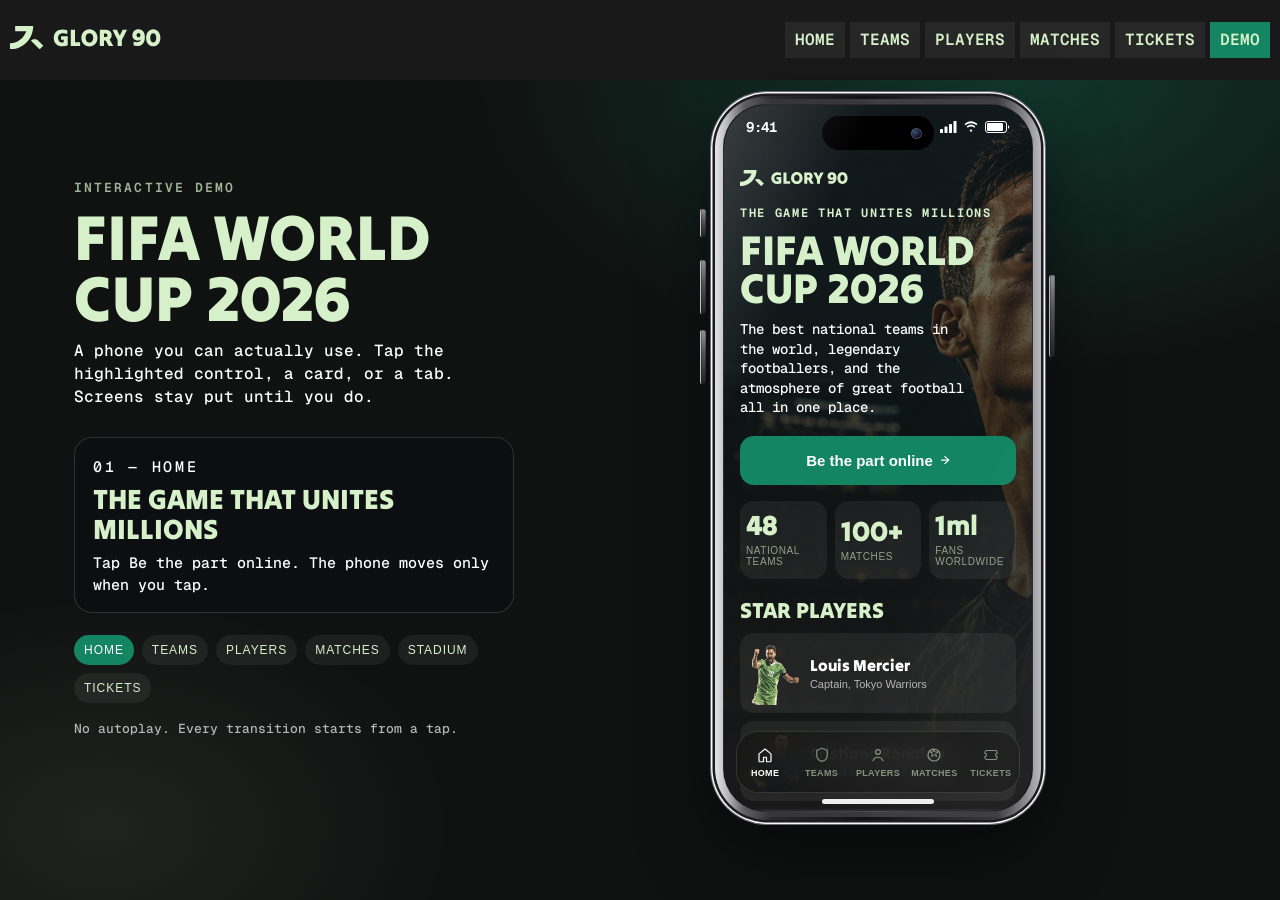
<file: demo.html>
<!doctype html>
<html lang="en">
  <head>
    <meta charset="UTF-8" />
    <meta name="viewport" content="width=device-width, initial-scale=1.0" />
    <title>FIFA 2026 — Interactive Demo</title>
    <link rel="preconnect" href="https://fonts.googleapis.com" />
    <link rel="preconnect" href="https://fonts.gstatic.com" crossorigin />
    <link
      href="https://fonts.googleapis.com/css2?family=Geist+Mono:ital,wght@0,100..900;1,100..900&family=Tilt+Warp&display=swap"
      rel="stylesheet"
    />
    <link rel="stylesheet" href="css/reset.css" />
    <link rel="stylesheet" href="css/style.css" />
    <link rel="stylesheet" href="css/demo.css" />
  </head>
  <body class="demo-body">
    <header class="header">
      <div class="container">
        <div class="header__inner">
          <a class="logo" href="index.html">
            <img class="logo-img" src="images/logo.svg" alt="FIFA" />
          </a>
          <nav class="menu" aria-label="Primary">
            <ul class="header__list">
              <li class="header__item">
                <a class="header__link" href="index.html">Home</a>
              </li>
              <li class="header__item">
                <a class="header__link" href="#teams" data-nav="teams">Teams</a>
              </li>
              <li class="header__item">
                <a class="header__link" href="#players" data-nav="players">Players</a>
              </li>
              <li class="header__item">
                <a class="header__link" href="#matches" data-nav="matches">Matches</a>
              </li>
              <li class="header__item">
                <a class="header__link" href="#tickets" data-nav="tickets">Tickets</a>
              </li>
              <li class="header__item">
                <a class="header__link header__link--current" href="demo.html" aria-current="page">Demo</a>
              </li>
            </ul>
          </nav>
        </div>
      </div>
    </header>
    <main class="demo-main">
      <section class="coach" aria-live="polite">
        <p class="coach__kicker">Interactive demo</p>
        <h1 class="coach__title">FIFA World Cup 2026</h1>
        <p class="coach__lead">
          A phone you can actually use. Tap the highlighted control, a card, or
          a tab. Screens stay put until you do.
        </p>
        <div class="coach__card">
          <p class="coach__step" id="coach-step">01 — Home</p>
          <h2 id="coach-title">The game that unites millions</h2>
          <p id="coach-body">
            Tap Be the part online. The phone moves only when you tap.
          </p>
        </div>
        <div class="chapters" role="tablist" aria-label="Demo chapters">
          <button type="button" data-chapter="home">Home</button>
          <button type="button" data-chapter="teams">Teams</button>
          <button type="button" data-chapter="players">Players</button>
          <button type="button" data-chapter="matches">Matches</button>
          <button type="button" data-chapter="match">Stadium</button>
          <button type="button" data-chapter="tickets">Tickets</button>
        </div>
        <p class="coach__note">No autoplay. Every transition starts from a tap.</p>
      </section>

      <div class="stage">
        <div class="device" aria-label="FIFA 2026 on iPhone">
          <span class="device__btn device__btn--silent" aria-hidden="true"></span>
          <span class="device__btn device__btn--vol-up" aria-hidden="true"></span>
          <span class="device__btn device__btn--vol-down" aria-hidden="true"></span>
          <span class="device__btn device__btn--power" aria-hidden="true"></span>
          <div class="device__shell">
            <div class="device__screen">
              <div class="status" aria-hidden="true">
                <span>9:41</span>
                <span class="status__icons">
                  <svg width="17" height="12" viewBox="0 0 17 12" fill="none">
                    <rect x="0" y="8" width="3" height="4" rx="0.6" fill="white" />
                    <rect x="4.5" y="5.5" width="3" height="6.5" rx="0.6" fill="white" />
                    <rect x="9" y="3" width="3" height="9" rx="0.6" fill="white" />
                    <rect x="13.5" y="0" width="3" height="12" rx="0.6" fill="white" />
                  </svg>
                  <svg width="16" height="12" viewBox="0 0 16 12" fill="none">
                    <path d="M8 2.2c2.1 0 4 .8 5.5 2.1l1-1.2C12.6 1.2 10.4.2 8 .2S3.4 1.2 1.5 3.1l1 1.2C4 3 5.9 2.2 8 2.2Z" fill="white" />
                    <path d="M8 5.4c1.3 0 2.4.5 3.3 1.3l1-1.2C11.1 4.4 9.6 3.8 8 3.8S4.9 4.4 3.7 5.5l1 1.2c.9-.8 2-1.3 3.3-1.3Z" fill="white" />
                    <path d="M8 8.6c.5 0 1 .2 1.4.6L8 11.2 6.6 9.2c.4-.4.9-.6 1.4-.6Z" fill="white" />
                  </svg>
                  <svg width="25" height="12" viewBox="0 0 25 12" fill="none">
                    <rect x="0.5" y="0.5" width="21" height="11" rx="2.5" stroke="white" />
                    <rect x="2" y="2" width="16" height="8" rx="1.2" fill="white" />
                    <path d="M23 4.2v3.6c.7-.3 1.2-1 1.2-1.8s-.5-1.5-1.2-1.8Z" fill="white" />
                  </svg>
                </span>
              </div>
              <div class="island" id="island">
                <span class="island__label" id="island-label"></span>
                <span class="island__cam" aria-hidden="true"></span>
              </div>

              <div class="viewport">
                <section class="screen is-active" data-screen="home" aria-label="Home">
                  <div class="screen__scroll">
                    <img class="logo-mark rise" src="images/logo.svg" alt="FIFA" />
                    <p class="kicker rise">The Game That Unites Millions</p>
                    <h2 class="display rise">FIFA World Cup 2026</h2>
                    <p class="lede rise">
                      The best national teams in the world, legendary footballers,
                      and the atmosphere of great football all in one place.
                    </p>
                    <button class="cta rise" type="button" data-go="matches">
                      Be the part online
                      <svg width="9" height="9" viewBox="0 0 9 9" fill="none" aria-hidden="true">
                        <path d="M7.625 4.125H0.625M3.894 7.625L7.51809 4.36364C7.58555 4.30382 7.62373 4.21664 7.62373 4.125C7.62373 4.034 7.58555 3.94682 7.51809 3.88636L3.894 0.625" stroke="white" stroke-width="1.25" stroke-linecap="round" stroke-linejoin="round" />
                      </svg>
                    </button>
                    <div class="stats">
                      <button type="button" data-go="teams">
                        <strong>48</strong>
                        <span>National Teams</span>
                      </button>
                      <button type="button" data-go="matches">
                        <strong>100+</strong>
                        <span>Matches</span>
                      </button>
                      <button type="button" data-go="tickets">
                        <strong>1ml</strong>
                        <span>Fans Worldwide</span>
                      </button>
                    </div>
                    <h3 class="row-label">Star Players</h3>
                    <div class="plist">
                      <button type="button" data-player="mercier">
                        <img src="images/player-1.png" alt="" />
                        <span><strong>Louis Mercier</strong><small>Captain, Tokyo Warriors</small></span>
                      </button>
                      <button type="button" data-player="ronaldo">
                        <img src="images/player-2.png" alt="" />
                        <span><strong>Cristiano Ronaldo</strong><small>Symbol of discipline, speed</small></span>
                      </button>
                      <button type="button" data-player="mbappe">
                        <img src="images/player-3.png" alt="" />
                        <span><strong>Kylian Mbappé</strong><small>New generation of football</small></span>
                      </button>
                      <button type="button" data-player="bellingham">
                        <img src="images/player-4.png" alt="" />
                        <span><strong>Jude Bellingham</strong><small>Key player of world class</small></span>
                      </button>
                    </div>
                  </div>
                </section>

                <section class="screen" data-screen="teams" id="teams" aria-label="Teams">
                  <div class="screen__scroll">
                    <div class="banner">
                      <h2 class="display">The Biggest Football Event On Earth</h2>
                    </div>
                    <p class="subhead">
                      The World Cup is more than just soccer. It's the emotions, the
                      tension of every match, and the stories that become legends.
                      From the group stage to the final, millions of fans follow
                      every second of the game.
                    </p>
                    <div class="filters" role="group" aria-label="Filter teams">
                      <button class="chip is-selected" type="button" data-filter="all" aria-pressed="true">All 48</button>
                      <button class="chip" type="button" data-filter="hosts" aria-pressed="false">Hosts</button>
                    </div>
                    <button class="team" type="button" data-team="usa" data-host="true">
                      <span class="crest">USA</span>
                      <span><strong>United States</strong><small>Host · vs Mexico</small></span>
                    </button>
                    <button class="team" type="button" data-team="mex" data-host="true">
                      <span class="crest">MEX</span>
                      <span><strong>Mexico</strong><small>Host · vs United States</small></span>
                    </button>
                    <button class="team" type="button" data-team="can" data-host="true">
                      <span class="crest">CAN</span>
                      <span><strong>Canada</strong><small>Host · vs Japan</small></span>
                    </button>
                    <button class="team" type="button" data-team="bra" data-host="false">
                      <span class="crest">BRA</span>
                      <span><strong>Brazil</strong><small>vs France · Live</small></span>
                      <span class="badge">Live</span>
                    </button>
                    <button class="team" type="button" data-team="fra" data-host="false">
                      <span class="crest">FRA</span>
                      <span><strong>France</strong><small>vs Brazil · Live</small></span>
                      <span class="badge">Live</span>
                    </button>
                    <button class="team" type="button" data-team="arg" data-host="false">
                      <span class="crest">ARG</span>
                      <span><strong>Argentina</strong><small>vs England · Tonight</small></span>
                    </button>
                    <button class="team" type="button" data-team="eng" data-host="false">
                      <span class="crest">ENG</span>
                      <span><strong>England</strong><small>vs Argentina · Tonight</small></span>
                    </button>
                    <button class="team" type="button" data-team="por" data-host="false">
                      <span class="crest">POR</span>
                      <span><strong>Portugal</strong><small>vs Spain · Tomorrow</small></span>
                    </button>
                    <button class="team" type="button" data-team="esp" data-host="false">
                      <span class="crest">ESP</span>
                      <span><strong>Spain</strong><small>vs Portugal · Tomorrow</small></span>
                    </button>
                    <button class="team" type="button" data-team="jpn" data-host="false">
                      <span class="crest">JPN</span>
                      <span><strong>Japan</strong><small>vs Canada</small></span>
                    </button>
                    <button class="team" type="button" data-team="ger" data-host="false">
                      <span class="crest">GER</span>
                      <span><strong>Germany</strong><small>vs Morocco</small></span>
                    </button>
                    <button class="team" type="button" data-team="mar" data-host="false">
                      <span class="crest">MAR</span>
                      <span><strong>Morocco</strong><small>vs Germany</small></span>
                    </button>
                  </div>
                </section>

                <section class="screen screen--detail" data-screen="team" aria-label="Team">
                  <div class="screen__scroll">
                    <button class="back" type="button" data-action="back">
                      <svg width="9" height="9" viewBox="0 0 9 9" fill="none" aria-hidden="true">
                        <path d="M1.375 4.875H8.375M5.106 1.375L1.48191 4.63636C1.41445 4.69618 1.37627 4.78336 1.37627 4.875C1.37627 4.966 1.41445 5.05318 1.48191 5.11364L5.106 8.375" stroke="currentColor" stroke-width="1.25" stroke-linecap="round" stroke-linejoin="round" />
                      </svg>
                      National Teams
                    </button>
                    <div class="hero-crest" id="team-code">BRA</div>
                    <h2 class="display center" id="team-name">Brazil</h2>
                    <p class="lede center" id="team-next">vs France · Live</p>
                    <div class="stack">
                      <button class="cta" type="button" data-open-match>Open fixture</button>
                      <button class="cta cta--ghost" type="button" id="team-star" data-player="mbappe" hidden>Star player</button>
                    </div>
                  </div>
                </section>

                <section class="screen" data-screen="players" id="players" aria-label="Players">
                  <div class="screen__scroll">
                    <p class="kicker">Legendary footballers</p>
                    <h2 class="display">Star Players</h2>
                    <div class="players-grid">
                      <button class="pcard" type="button" data-player="mercier">
                        <img src="images/player-1.png" alt="" />
                        <span class="caption">
                          <strong>Louis Mercier</strong>
                          <span>Captain, Tokyo Warriors</span>
                        </span>
                      </button>
                      <button class="pcard" type="button" data-player="ronaldo">
                        <img src="images/player-2.png" alt="" />
                        <span class="caption">
                          <strong>Cristiano Ronaldo</strong>
                          <span>Symbol of discipline, speed</span>
                        </span>
                      </button>
                      <button class="pcard" type="button" data-player="mbappe">
                        <img src="images/player-3.png" alt="" />
                        <span class="caption">
                          <strong>Kylian Mbappé</strong>
                          <span>New generation of football</span>
                        </span>
                      </button>
                      <button class="pcard" type="button" data-player="bellingham">
                        <img src="images/player-4.png" alt="" />
                        <span class="caption">
                          <strong>Jude Bellingham</strong>
                          <span>Key player of world class</span>
                        </span>
                      </button>
                    </div>
                  </div>
                </section>

                <section class="screen screen--detail" data-screen="player" aria-label="Player">
                  <div class="screen__scroll">
                    <button class="back" type="button" data-action="back">
                      <svg width="9" height="9" viewBox="0 0 9 9" fill="none" aria-hidden="true">
                        <path d="M1.375 4.875H8.375M5.106 1.375L1.48191 4.63636C1.41445 4.69618 1.37627 4.78336 1.37627 4.875C1.37627 4.966 1.41445 5.05318 1.48191 5.11364L5.106 8.375" stroke="currentColor" stroke-width="1.25" stroke-linecap="round" stroke-linejoin="round" />
                      </svg>
                      Star Players
                    </button>
                    <figure class="hero-photo">
                      <img id="player-photo" src="images/player-1.png" alt="Louis Mercier" />
                      <figcaption>
                        <strong id="player-name">Louis Mercier</strong>
                        <span id="player-role">Captain, Tokyo Warriors</span>
                      </figcaption>
                    </figure>
                    <div class="stack">
                      <button class="cta cta--ghost" type="button" id="follow" data-follow aria-pressed="false">Follow</button>
                      <button class="cta" type="button" data-open-highlights>HD Highlights</button>
                    </div>
                  </div>
                </section>

                <section class="screen" data-screen="matches" id="matches" aria-label="Matches">
                  <div class="screen__scroll">
                    <p class="kicker">100+ matches</p>
                    <h2 class="display">Live Match Updates</h2>
                    <p class="subhead">
                      From the group stage to the final, millions of fans follow
                      every second of the game.
                    </p>
                    <button class="fixture" type="button" data-match="bra-fra">
                      <span class="crest">2–1</span>
                      <span><strong>Brazil vs France</strong><small>67' · Group stage</small></span>
                      <span class="badge"><span class="live-dot" aria-hidden="true"></span> Live</span>
                    </button>
                    <button class="fixture" type="button" data-match="arg-eng">
                      <span class="crest">vs</span>
                      <span><strong>Argentina vs England</strong><small>Tonight</small></span>
                      <span class="badge badge--soon">Tonight</span>
                    </button>
                    <button class="fixture" type="button" data-match="usa-mex">
                      <span class="crest">vs</span>
                      <span><strong>United States vs Mexico</strong><small>Hosts · Saturday</small></span>
                      <span class="badge badge--soon">Upcoming</span>
                    </button>
                    <button class="fixture" type="button" data-match="por-esp">
                      <span class="crest">vs</span>
                      <span><strong>Portugal vs Spain</strong><small>Tomorrow</small></span>
                      <span class="badge badge--soon">Upcoming</span>
                    </button>
                  </div>
                </section>

                <section class="screen screen--detail" data-screen="match" aria-label="Stadium">
                  <div class="screen__scroll">
                    <button class="back" type="button" data-action="back">
                      <svg width="9" height="9" viewBox="0 0 9 9" fill="none" aria-hidden="true">
                        <path d="M1.375 4.875H8.375M5.106 1.375L1.48191 4.63636C1.41445 4.69618 1.37627 4.78336 1.37627 4.875C1.37627 4.966 1.41445 5.05318 1.48191 5.11364L5.106 8.375" stroke="currentColor" stroke-width="1.25" stroke-linecap="round" stroke-linejoin="round" />
                      </svg>
                      Matches
                    </button>
                    <p class="kicker">Feel The Stadium Atmosphere</p>
                    <div class="scoreboard">
                      <div>
                        <p class="scoreboard__code" id="match-home-code">BRA</p>
                        <p class="scoreboard__name" id="match-home-name">Brazil</p>
                      </div>
                      <div>
                        <p class="scoreboard__score" id="match-score">2–1</p>
                        <p class="scoreboard__meta" id="match-minute">67'</p>
                      </div>
                      <div>
                        <p class="scoreboard__code" id="match-away-code">FRA</p>
                        <p class="scoreboard__name" id="match-away-name">France</p>
                      </div>
                    </div>
                    <p class="subhead" id="match-venue">Group stage</p>
                    <p class="subhead">
                      The loud stands, the tension of the final moments, and the
                      energy of thousands of fans create an unforgettable atmosphere
                      that cannot be replicated outside the stadium.
                    </p>
                    <div class="chips" role="tablist" aria-label="Stadium features">
                      <button class="chip is-selected" type="button" role="tab" data-panel="live" aria-selected="true">Live Match Updates</button>
                      <button class="chip" type="button" role="tab" data-panel="fans" aria-selected="false">Fan Community</button>
                      <button class="chip" type="button" role="tab" data-panel="stats" aria-selected="false">Match Statistics</button>
                      <button class="chip" type="button" role="tab" data-panel="hd" aria-selected="false">HD Highlights</button>
                    </div>
                    <div class="panels">
                      <div class="panel is-on" data-panel-view="live">
                        <p id="live-copy">From the group stage to the final, millions of fans follow every second of the game.</p>
                        <p>67' — The stadium lifts.</p>
                        <p>54' — A chance at the far post.</p>
                        <p>41' — Another roar from the stands.</p>
                      </div>
                      <div class="panel quote" data-panel-view="fans">
                        <img src="images/slider-img.jpg" alt="" />
                        <p>
                          Playing in this championship felt like stepping onto the
                          biggest football stage in the world. Every match brought
                          incredible energy, packed stadiums, and unforgettable
                          moments that pushed our team to perform at the highest
                          level.
                        </p>
                        <p>
                          From the organization of the tournament to the atmosphere
                          created by the fans, everything was handled professionally
                          and made the entire experience feel truly world-class.
                        </p>
                        <footer>— Alex Romero<br />Captain of Global United FC</footer>
                      </div>
                      <div class="panel" data-panel-view="stats">
                        <div class="bar"><span>Hold</span><i><span style="--w: 58%"></span></i><span>58</span></div>
                        <div class="bar"><span>Shots</span><i><span style="--w: 64%"></span></i><span>14</span></div>
                        <div class="bar"><span>Chances</span><i><span style="--w: 42%"></span></i><span>7</span></div>
                        <p>Match statistics, updated with the game.</p>
                      </div>
                      <div class="panel" data-panel-view="hd">
                        <div class="highlight">
                          <img src="images/stadium-bg.jpg" alt="" />
                          <button type="button" data-highlight aria-pressed="false">
                            <span class="play" aria-hidden="true">
                              <svg width="14" height="16" viewBox="0 0 14 16" fill="none">
                                <path d="M1 1.5v13l12-6.5L1 1.5Z" fill="white" />
                              </svg>
                            </span>
                          </button>
                        </div>
                        <p id="highlight-frame" hidden>
                          HD highlight. The loud stands and the tension of the final moments.
                        </p>
                      </div>
                    </div>
                    <button class="cta" type="button" data-go="tickets">
                      Ready For The Next Match?
                    </button>
                  </div>
                </section>

                <section class="screen" data-screen="tickets" id="tickets" aria-label="Tickets">
                  <div class="screen__scroll">
                    <div class="banner banner--ready">
                      <h2 class="display">Ready For The Next Match?</h2>
                    </div>
                    <p class="subhead">
                      Follow the main matches of the tournament and support your
                      favorite team along with millions of fans around the world.
                    </p>
                    <h3 class="row-label">Match</h3>
                    <div class="choices">
                      <button class="choice is-selected" type="button" data-ticket-match="bra-fra">
                        Brazil vs France
                        <small>Live now</small>
                      </button>
                      <button class="choice" type="button" data-ticket-match="arg-eng">
                        Argentina vs England
                        <small>Tonight</small>
                      </button>
                      <button class="choice" type="button" data-ticket-match="usa-mex">
                        United States vs Mexico
                        <small>Hosts · Saturday</small>
                      </button>
                    </div>
                    <h3 class="row-label">Support</h3>
                    <div class="choices">
                      <button class="choice is-selected" type="button" data-ticket-side="France">France</button>
                      <button class="choice" type="button" data-ticket-side="Brazil">Brazil</button>
                      <button class="choice" type="button" data-ticket-side="United States">United States</button>
                    </div>
                    <button class="cta" type="button" data-confirm>
                      Be the part online
                      <svg width="9" height="9" viewBox="0 0 9 9" fill="none" aria-hidden="true">
                        <path d="M7.625 4.125H0.625M3.894 7.625L7.51809 4.36364C7.58555 4.30382 7.62373 4.21664 7.62373 4.125C7.62373 4.034 7.58555 3.94682 7.51809 3.88636L3.894 0.625" stroke="white" stroke-width="1.25" stroke-linecap="round" stroke-linejoin="round" />
                      </svg>
                    </button>
                  </div>
                  <div class="sheet" id="sheet">
                    <button class="sheet__scrim" type="button" data-sheet-close aria-label="Dismiss"></button>
                    <div class="sheet__card">
                      <svg class="check" viewBox="0 0 46 46" aria-hidden="true">
                        <circle cx="23" cy="23" r="23" />
                        <path d="M13 24.5 20 31l13-16" />
                      </svg>
                      <h3>You're in</h3>
                      <p id="sheet-detail"></p>
                      <button class="cta sheet-go" type="button" data-go="matches">Live Match Updates</button>
                      <button class="cta cta--ghost" type="button" data-sheet-close>Keep browsing</button>
                    </div>
                  </div>
                </section>
              </div>

              <nav class="tabbar" aria-label="Phone">
                <button type="button" data-tab="home" class="is-current" aria-current="page">
                  <svg viewBox="0 0 24 24" fill="none" aria-hidden="true"><path d="M4 10.5 12 4l8 6.5V20a1 1 0 0 1-1 1h-5v-6H10v6H5a1 1 0 0 1-1-1v-9.5Z" stroke="currentColor" stroke-width="1.6" stroke-linejoin="round"/></svg>
                  Home
                </button>
                <button type="button" data-tab="teams">
                  <svg viewBox="0 0 24 24" fill="none" aria-hidden="true"><path d="M12 3 5 6v6c0 4.2 2.8 7.4 7 8.5 4.2-1.1 7-4.3 7-8.5V6l-7-3Z" stroke="currentColor" stroke-width="1.6" stroke-linejoin="round"/></svg>
                  Teams
                </button>
                <button type="button" data-tab="players">
                  <svg viewBox="0 0 24 24" fill="none" aria-hidden="true"><circle cx="12" cy="8" r="3.2" stroke="currentColor" stroke-width="1.6"/><path d="M5.5 19.5c1.2-3 3.4-4.5 6.5-4.5s5.3 1.5 6.5 4.5" stroke="currentColor" stroke-width="1.6" stroke-linecap="round"/></svg>
                  Players
                </button>
                <button type="button" data-tab="matches">
                  <svg viewBox="0 0 24 24" fill="none" aria-hidden="true"><circle cx="12" cy="12" r="8" stroke="currentColor" stroke-width="1.6"/><path d="M12 4.2 13.4 8h3.8l-3 2.3 1.2 3.7L12 11.8 8.6 14l1.2-3.7-3-2.3h3.8L12 4.2Z" stroke="currentColor" stroke-width="1.2" stroke-linejoin="round"/></svg>
                  Matches
                </button>
                <button type="button" data-tab="tickets">
                  <svg viewBox="0 0 24 24" fill="none" aria-hidden="true"><path d="M4 8.5A2.5 2.5 0 0 1 6.5 6h11A2.5 2.5 0 0 1 20 8.5V10a2 2 0 0 0 0 4v1.5a2.5 2.5 0 0 1-2.5 2.5h-11A2.5 2.5 0 0 1 4 15.5V14a2 2 0 0 0 0-4V8.5Z" stroke="currentColor" stroke-width="1.6"/></svg>
                  Tickets
                </button>
              </nav>
              <div class="homebar" aria-hidden="true"></div>
              <div class="device__glass" aria-hidden="true"></div>
            </div>
          </div>
        </div>
      </div>
    </main>
    <script src="js/demo.js"></script>
  </body>
</html>
</file>
<file: css/style.css>
html {
  box-sizing: border-box;
}

*,
*::after,
*::before {
  box-sizing: inherit;
}

body {
  color: #d6f1ca;
  font-size: 20px;
  line-height: 1.2;
  font-weight: 600;
  font-family: "Geist Mono", monospace;
}

a {
  color: inherit;
  text-decoration: none;
}

ul {
  list-style-type: none;
}

button {
  background-color: transparent;
  padding: 0;
  border: 0;
  cursor: pointer;
  color: inherit;
}

img {
  max-width: 100%;
  height: auto;
  display: block;
}

.header {
  background-color: #191919;
}

.container {
  max-width: 1740px;
  padding: 0 10px;
  margin: 0 auto;
}

.header__inner {
  padding: 50px 0;
  display: flex;
  justify-content: space-between;
}

.header__list {
  gap: 5px;
  display: flex;
  flex-wrap: wrap;
  justify-content: flex-end;
  text-transform: uppercase;
}

.header__link--demo {
  background-color: #138561;
}

.header__link {
  display: inline-block;
  padding: 10px;
  background-color: #ffffff10;
  font-size: 16px;
  line-height: 1;
}

.top {
  background-image: url("/images/top-bg.jpg");
  background-size: cover;
  background-repeat: no-repeat;
}

.top__inner {
  min-height: calc(100vh - 136px);
  display: flex;
  flex-direction: column;
  padding: 55px 0;
  justify-content: center;
  max-width: 900px;
}

.top__title {
  font-size: clamp(38px, 9vw, 150px);
  line-height: 1.08;
  padding: 40px 0;
  font-family: "Tilt Warp", sans-serif;
  text-transform: uppercase;
}

.top__text {
  max-width: 500px;
  padding-bottom: 40px;
}

.top__btn {
  display: inline-flex;
  align-items: center;
  background-color: #138561;
  padding: 20px 0;
  max-width: 608px;
  font-weight: 600;
}

.top__btn svg {
  margin-left: 10px;
}

.event {
  background-color: #191919;
  padding: 100px 0;
}

.event__title {
  text-align: center;
  font-size: clamp(30px, 7vw, 100px);
  max-width: 1100px;
  margin: 0 auto 40px;
  line-height: 1.1;
  font-family: "Tilt Warp", sans-serif;
  text-transform: uppercase;
  font-weight: 400;
}

.event__text {
  max-width: 700px;
  margin: 0 auto;
  text-align: center;
  padding-bottom: 40px;
}

.event__list {
  padding: 420px 0 145px;
  background-image: url(/images/event-bg.jpg);
  background-size: cover;
  background-repeat: no-repeat;
  background-position: top center;
}

.event__list-inner {
  max-width: 1400px;
  display: flex;
  justify-content: space-between;
  gap: 20px;
}

.event__list-item {
  display: flex;
  flex-direction: column;
  gap: 50px;
}

.event__list-item dd {
  font-size: clamp(48px, 12vw, 150px);
  font-family: "Tilt Warp", sans-serif;
  text-transform: uppercase;
}

.players {
  background-color: #191919;
  padding: 50px 0;
  padding-bottom: 100px;
}

.players__title {
  text-align: center;
  font-size: clamp(32px, 7vw, 100px);
  line-height: 1.1;
  font-family: "Tilt Warp", sans-serif;
  text-transform: uppercase;
  font-weight: 400;
  margin-bottom: clamp(40px, 10vw, 180px);
}

.players__list {
  display: flex;
  justify-content: space-between;
  gap: 20px;
}

.players__item-box {
  background-color: #fff;
  padding: 25px 20px;
}

.players__item {
  padding: 10px;
  background-color: rgba(255, 255, 255, 0.1);
  position: relative;
  width: 100%;
  height: 415px;
}

.players__img {
  position: absolute;
  bottom: 34px;
  left: 0;
  right: 0;
  margin: 0 auto;
}

.players__item-box {
  position: absolute;
  left: 20px;
  right: 20px;
  bottom: 24px;
}

.players__item-name {
  font-family: "Tilt Warp", sans-serif;
  color: #191919;
  font-size: 36px;
  padding-bottom: 10px;
}

.players__item-descr {
  color: #19191943;
}

.stadium {
  padding-top: 40px;
  padding-bottom: 100px;
  background-color: #191919;
  background-image: url("../images/stadium-bg.jpg");
  background-size: cover;
  background-repeat: no-repeat;
}

.stadium__inner {
  min-height: 100vh;
  display: flex;
  flex-direction: column;
}

.stadium__box {
  padding: 20px 45px;
  margin: 0 auto auto;
  background-color: #0b0d1330;
  backdrop-filter: blur(12px);
  max-width: 970px;
  border-radius: 15px;
  text-align: center;
}

.stadium__title {
  font-size: clamp(30px, 7vw, 100px);
  line-height: 1.1;
  font-family: "Tilt Warp", sans-serif;
  text-transform: uppercase;
  font-weight: 400;
  margin-bottom: 40px;
}

.stadium__list {
  display: flex;
  flex-wrap: wrap;
  justify-content: center;
  gap: 12px 30px;
  font-weight: 500;
  padding-top: 20px;
  border-top: 1px solid grey;
}

.ready {
  background-image: url("../images/ready-bg.jpg");
  background-size: cover;
  background-repeat: no-repeat;
  background-position: top center;
  padding: 237px 0;
  text-align: center;
}

.ready__title {
  font-size: clamp(30px, 7vw, 100px);
  line-height: 1.1;
  font-family: "Tilt Warp", sans-serif;
  text-transform: uppercase;
  font-weight: 400;
  max-width: 785px;
  margin: 0 auto 40px;
}

.ready__text {
  max-width: 577px;
  margin: 0 auto 40px;
  text-align: center;
}

.ready__btn {
  display: inline-flex;
  align-items: center;
  background-color: #138561;
  padding: 15px 20px;
  font-weight: 600;
}

.slider {
  padding: 100px 0;
  background-color: #191919;
}

.slider__content {
  display: flex;
  justify-content: center;
  align-items: center;
  gap: 56px;
  padding: 80px 0;
}

.slider__img {
  border-radius: 27px;
}

.slider__text {
  max-width: 624px;
  color: #fff;
  justify-content: stretch;
}

.slider__text p {
  margin-bottom: 20px;
}

.slider__name {
  margin-bottom: 10px;
}

.slider__descr {
  font-size: 16px;
  color: #b6b6b8;
}

.slider__btn {
  position: absolute;
  cursor: pointer;
  top: 80px;
  width: 60px;
  height: 60px;
  border: 1px solid #ffffff50;
  display: flex;
  align-items: center;
  justify-content: center;
  border-radius: 50%;
  z-index: 10;
}

.slider-button-prev {
  left: 0;
  transform: rotate(180deg);
}

.slider-button-next {
  right: 0;
}

.swiper {
  background-image: url("../images/slider-bg.svg");
}

.swiper-button-disabled {
  display: none;
}

.swiper-pagination {
  position: absolute;
  color: white;
  font-weight: 500;
  font-size: 24px;
  bottom: 80px;
  display: inline-flex;
  justify-content: flex-end;
}

@media (max-width: 1700px) {
  .players__list {
    display: flex;
    flex-wrap: wrap;
  }
}

@media (max-width: 1000px) {
  .slider__content {
    flex-direction: column;
    gap: 32px;
    padding: 50px 0;
  }
  .slider__btn {
    top: 60px;
    width: 48px;
    height: 48px;
  }
  .slider__btn svg {
    width: 15px;
    height: auto;
  }
}

@media (max-width: 1000px) {
  .event__list-inner {
    flex-direction: column;
    align-items: center;
    text-align: center;
    gap: 20px;
  }
  .event {
    padding: 50px 0;
  }
  .event__list {
    padding: 220px 0 60px;
  }
  .stadium__inner {
    min-height: 0;
    gap: 50px;
  }
  .ready {
    padding: 100px 0;
  }
}

@media (max-width: 700px) {
  .header__inner {
    flex-direction: column;
    gap: 20px;
    align-items: center;
  }

  .header__list {
    justify-content: center;
  }

  .players__list {
    gap: 24px;
  }

  .players__item {
    height: auto;
    aspect-ratio: 3 / 4;
    overflow: hidden;
  }

  .players__img {
    position: absolute;
    inset: 0;
    bottom: 0;
    width: 100%;
    height: 100%;
    max-width: none;
    margin: 0;
    object-fit: cover;
    object-position: top center;
  }

  .players__item-box {
    background-color: #ffffffe6;
  }
}

@media (max-width: 550px) {
  .top__inner {
    min-height: 0;
    padding: 0;
  }
  .event__list {
    padding: 120px 0 45px;
  }
  .event__list-item {
    gap: 0px;
  }

  .players {
    padding: 40px 0 60px;
  }

  .stadium {
    padding: 30px 0 50px;
  }
  .stadium__box {
    padding: 20px 24px;
  }

  .slider {
    padding: 50px 0;
  }

  .ready {
    padding: 70px 0;
  }
}

@media (max-width: 450px) {
  .header__link {
    font-size: 12px;
  }
  .stadium__item {
    font-size: 14px;
  }
  .slider__btn {
    top: 40px;
    width: 38px;
    height: 38px;
  }
  .slider__btn svg {
    width: 12px;
  }
}
</file>
<file: css/demo.css>
:root {
  --pitch: #d6f1ca;
  --ink: #191919;
  --green: #138561;
  --muted: #b6b6b8;
  --line: rgba(214, 241, 202, 0.16);
  --ease: cubic-bezier(0.22, 1, 0.36, 1);
  --shift: 0.58s;
}

.demo-body {
  min-height: 100vh;
  background:
    radial-gradient(900px 520px at 78% 8%, rgba(19, 133, 97, 0.34), transparent 58%),
    radial-gradient(640px 420px at 8% 92%, rgba(214, 241, 202, 0.08), transparent 55%),
    #101211;
}

.demo-body .header__inner {
  padding: 22px 0;
}

.demo-body .header__link--current {
  background-color: var(--green);
}

.demo-body .header__link.is-section {
  box-shadow: inset 0 -2px 0 var(--pitch);
}

.demo-main {
  display: grid;
  grid-template-columns: minmax(260px, 440px) minmax(320px, 1fr);
  gap: 36px;
  align-items: center;
  max-width: 1180px;
  margin: 0 auto;
  padding: 12px 24px 56px;
}

.coach__kicker {
  font-size: 13px;
  letter-spacing: 0.16em;
  text-transform: uppercase;
  color: var(--pitch);
  opacity: 0.72;
}

.coach__title {
  margin: 12px 0 10px;
  font-family: "Tilt Warp", sans-serif;
  font-size: clamp(40px, 5vw, 68px);
  font-weight: 400;
  line-height: 0.95;
  text-transform: uppercase;
}

.coach__lead {
  max-width: 38ch;
  color: #fff;
  font-size: 16px;
  font-weight: 500;
  line-height: 1.45;
}

.coach__card {
  margin-top: 28px;
  padding: 18px 18px 16px;
  border: 1px solid var(--line);
  border-radius: 18px;
  background: rgba(11, 13, 19, 0.45);
  backdrop-filter: blur(12px);
}

.coach__step {
  font-size: 12px;
  letter-spacing: 0.18em;
  text-transform: uppercase;
  color: var(--green);
}

.coach__card h2 {
  margin: 8px 0;
  font-family: "Tilt Warp", sans-serif;
  font-size: 28px;
  font-weight: 400;
  line-height: 1.05;
  text-transform: uppercase;
}

.coach__card p {
  color: #fff;
  font-size: 15px;
  font-weight: 500;
  line-height: 1.45;
}

.chapters {
  display: flex;
  flex-wrap: wrap;
  gap: 8px;
  margin-top: 22px;
}

.chapters button {
  padding: 8px 10px;
  border-radius: 999px;
  background: rgba(255, 255, 255, 0.06);
  font-size: 12px;
  letter-spacing: 0.08em;
  text-transform: uppercase;
}

.chapters button.is-current {
  background: var(--green);
  color: #fff;
}

.coach__note {
  margin-top: 18px;
  color: var(--muted);
  font-size: 13px;
  font-weight: 500;
}

.stage {
  display: grid;
  place-items: center;
  min-height: 0;
}

.device {
  --h: clamp(620px, calc(100dvh - 168px), 840px);
  position: relative;
  height: var(--h);
  width: calc(var(--h) * 0.462 + 16px);
  animation: device-in 0.9s var(--ease) both;
}

.device__btn {
  position: absolute;
  width: 5px;
  border-radius: 3px;
  background: linear-gradient(180deg, #b9b9be, #6d6d72 40%, #2a2a2e);
  box-shadow:
    -1px 0 0 #efeff2,
    inset 0 0 0 0.5px rgba(0, 0, 0, 0.45);
}

.device__btn--silent {
  left: 0;
  top: 16%;
  height: 28px;
  border-radius: 2px 3px 3px 2px;
}

.device__btn--vol-up {
  left: 0;
  top: 23%;
  height: 54px;
  border-radius: 2px 3px 3px 2px;
}

.device__btn--vol-down {
  left: 0;
  top: 32.5%;
  height: 54px;
  border-radius: 2px 3px 3px 2px;
}

.device__btn--power {
  right: 0;
  top: 25%;
  height: 82px;
  border-radius: 3px 2px 2px 3px;
}

.device__shell {
  position: absolute;
  inset: 0 10px;
  padding: 13px;
  border-radius: 56px;
  background:
    linear-gradient(90deg, #f4f4f6 0%, #b7b7bc 5%, #5c5c62 10%, #2b2b2f 18%, #121214 46%, #3a3a3e 86%, #c5c5ca 100%);
  box-shadow:
    inset 0 0 0 1.5px #f7f7f8,
    inset 0 0 0 4px #1c1c1e,
    0 0 0 1px #6a6a70,
    0 30px 70px rgba(0, 0, 0, 0.5);
}

.device__shell::before,
.device__shell::after {
  content: "";
  position: absolute;
  left: 18px;
  right: 18px;
  height: 6px;
  border-radius: 0 0 8px 8px;
  background: linear-gradient(90deg, transparent, rgba(255, 255, 255, 0.18), transparent);
}

.device__shell::before {
  top: 7px;
}

.device__shell::after {
  bottom: 7px;
  border-radius: 8px 8px 0 0;
}

.device__screen {
  position: relative;
  height: 100%;
  overflow: hidden;
  border-radius: 42px;
  background: #000;
  box-shadow:
    inset 0 0 0 2px #050505,
    0 0 0 1px #2a2a2e;
}

.device__glass {
  position: absolute;
  inset: 0;
  z-index: 40;
  border-radius: inherit;
  pointer-events: none;
  background: linear-gradient(
    115deg,
    rgba(255, 255, 255, 0.16),
    transparent 24%,
    transparent 62%,
    rgba(255, 255, 255, 0.05)
  );
}

.status {
  position: absolute;
  top: 0;
  right: 0;
  left: 0;
  z-index: 22;
  display: flex;
  justify-content: space-between;
  padding: 14px 22px 0;
  color: #fff;
  font-size: 14px;
  font-weight: 650;
  letter-spacing: -0.02em;
  pointer-events: none;
}

.status__icons {
  display: flex;
  gap: 6px;
  align-items: center;
}

.status__icons svg {
  display: block;
}

.island {
  position: absolute;
  top: 11px;
  left: 50%;
  z-index: 30;
  display: flex;
  gap: 8px;
  align-items: center;
  justify-content: flex-end;
  width: 112px;
  height: 34px;
  padding: 0 12px;
  border-radius: 20px;
  background: #000;
  color: #fff;
  transform: translateX(-50%);
  transition:
    width 0.45s var(--ease),
    height 0.45s var(--ease);
}

.island__cam {
  width: 11px;
  height: 11px;
  border-radius: 50%;
  background:
    radial-gradient(circle at 35% 35%, #3d4d78, #0b1224 60%);
  box-shadow: inset 0 0 0 1px rgba(255, 255, 255, 0.2);
}

.island__label {
  display: none;
  align-items: center;
  gap: 6px;
  font-size: 11px;
  font-weight: 700;
  letter-spacing: 0.08em;
}

.island.is-live {
  width: 168px;
  height: 36px;
  justify-content: space-between;
}

.island.is-live .island__label {
  display: flex;
}

.island__label::before {
  content: "";
  width: 7px;
  height: 7px;
  border-radius: 50%;
  background: #ff4d4d;
  box-shadow: 0 0 0 0 rgba(255, 77, 77, 0.7);
  animation: pulse 1.6s ease-out infinite;
}

.live-dot {
  display: inline-block;
  width: 7px;
  height: 7px;
  border-radius: 50%;
  background: #ff4d4d;
  box-shadow: 0 0 0 0 rgba(255, 77, 77, 0.7);
  animation: pulse 1.6s ease-out infinite;
}

.viewport {
  position: absolute;
  inset: 0;
  z-index: 1;
  overflow: hidden;
  background: var(--ink);
}

.screen {
  position: absolute;
  inset: 0;
  visibility: hidden;
  background: var(--ink);
  color: var(--pitch);
  transform: translate3d(0, 0, 0);
  pointer-events: none;
}

.screen.is-active {
  visibility: visible;
  z-index: 2;
  pointer-events: auto;
}

.screen.is-animating {
  visibility: visible;
  transition: transform var(--shift) var(--ease);
}

.screen.from-right,
.screen.to-right {
  z-index: 4;
  transform: translate3d(104%, 0, 0);
}

.screen.from-left,
.screen.to-left {
  z-index: 1;
  transform: translate3d(-32%, 0, 0);
}

.screen.from-bottom,
.screen.to-bottom {
  z-index: 5;
  transform: translate3d(0, 104%, 0);
}

.screen.from-top,
.screen.to-back {
  z-index: 1;
  transform: translate3d(0, -6%, 0) scale(0.94);
}

.screen__scroll {
  height: 100%;
  overflow: auto;
  overscroll-behavior: contain;
  padding: 62px 16px 108px;
  scrollbar-width: none;
}

.screen__scroll::-webkit-scrollbar {
  display: none;
}

.screen--detail .screen__scroll {
  padding-bottom: 36px;
}

.tabbar {
  position: absolute;
  right: 12px;
  bottom: 18px;
  left: 12px;
  z-index: 24;
  display: grid;
  grid-template-columns: repeat(5, 1fr);
  height: 62px;
  border: 1px solid rgba(214, 241, 202, 0.14);
  border-radius: 22px;
  background: rgba(18, 20, 18, 0.72);
  backdrop-filter: blur(18px);
  transition:
    transform 0.45s var(--ease),
    opacity 0.3s ease;
}

.device.is-detail .tabbar,
.device.is-sheet .tabbar {
  transform: translateY(150%);
  opacity: 0;
  pointer-events: none;
}

.device.is-sheet .viewport {
  z-index: 28;
}

.tabbar button {
  display: flex;
  flex-direction: column;
  gap: 4px;
  align-items: center;
  justify-content: center;
  color: rgba(214, 241, 202, 0.55);
  font-size: 9px;
  font-weight: 650;
  letter-spacing: 0.04em;
  text-transform: uppercase;
}

.tabbar button svg {
  width: 18px;
  height: 18px;
}

.tabbar button.is-current {
  color: #fff;
}

.homebar {
  position: absolute;
  bottom: 7px;
  left: 50%;
  z-index: 26;
  width: 112px;
  height: 5px;
  border-radius: 100px;
  background: rgba(255, 255, 255, 0.92);
  transform: translateX(-50%);
  pointer-events: none;
}

.logo-mark {
  width: 108px;
  height: auto;
  margin-bottom: 18px;
}

.kicker {
  font-size: 12px;
  font-weight: 650;
  letter-spacing: 0.14em;
  text-transform: uppercase;
}

.display {
  margin: 10px 0 12px;
  font-family: "Tilt Warp", sans-serif;
  font-size: 42px;
  font-weight: 400;
  line-height: 0.92;
  text-transform: uppercase;
}

.lede {
  max-width: 28ch;
  margin-bottom: 18px;
  color: #fff;
  font-size: 14px;
  font-weight: 500;
  line-height: 1.4;
}

.cta,
.choice,
.team,
.fixture,
.pcard,
.mini,
.back,
.chip,
.sheet__card button {
  transition:
    transform 0.18s var(--ease),
    background-color 0.18s ease;
}

.cta:active,
.choice:active,
.team:active,
.fixture:active,
.pcard:active,
.mini:active,
.plist button:active,
.back:active,
.chip:active {
  transform: scale(0.98);
}

.cta {
  display: flex;
  gap: 8px;
  align-items: center;
  justify-content: center;
  width: 100%;
  margin-bottom: 16px;
  padding: 16px 14px;
  border-radius: 14px;
  background: var(--green);
  color: #fff;
  font-size: 15px;
  font-weight: 650;
}

.cta svg {
  flex: none;
}

.cta--ghost {
  background: rgba(255, 255, 255, 0.08);
  color: var(--pitch);
}

.is-hint {
  animation: hint 1.7s ease-in-out infinite;
}

.stats {
  display: grid;
  grid-template-columns: repeat(3, 1fr);
  gap: 8px;
  margin-bottom: 18px;
}

.stats button {
  padding: 10px 6px 12px;
  border-radius: 14px;
  background: rgba(255, 255, 255, 0.06);
  text-align: left;
}

.stats strong {
  display: block;
  font-family: "Tilt Warp", sans-serif;
  font-size: 28px;
  font-weight: 400;
  line-height: 1;
}

.stats span {
  display: block;
  margin-top: 6px;
  color: rgba(214, 241, 202, 0.62);
  font-size: 10px;
  letter-spacing: 0.06em;
  text-transform: uppercase;
}

.row-label {
  margin: 6px 0 10px;
  font-family: "Tilt Warp", sans-serif;
  font-size: 22px;
  font-weight: 400;
  text-transform: uppercase;
}

.plist {
  display: grid;
  gap: 8px;
}

.plist button {
  display: flex;
  gap: 10px;
  align-items: center;
  width: 100%;
  padding: 8px;
  border-radius: 14px;
  background: rgba(255, 255, 255, 0.06);
  text-align: left;
}

.plist img {
  width: 52px;
  height: 64px;
  flex: none;
  border-radius: 10px;
  object-fit: cover;
  object-position: center top;
}

.plist strong {
  display: block;
  color: #fff;
  font-family: "Tilt Warp", sans-serif;
  font-size: 16px;
  font-weight: 400;
  line-height: 1.1;
}

.plist small {
  display: block;
  margin-top: 3px;
  color: var(--muted);
  font-size: 11px;
  font-weight: 500;
}

.mini,
.pcard {
  position: relative;
  overflow: hidden;
  border-radius: 16px;
  background: rgba(255, 255, 255, 0.08);
  scroll-snap-align: start;
  text-align: left;
}

.mini {
  height: 168px;
}

.mini img,
.pcard img {
  position: absolute;
  inset: 0;
  width: 100%;
  height: 100%;
  object-fit: cover;
  object-position: center top;
}

.hero-photo img {
  width: 100%;
  height: 100%;
  object-fit: cover;
  object-position: center top;
}

.mini .caption,
.pcard .caption {
  position: absolute;
  right: 8px;
  bottom: 8px;
  left: 8px;
  padding: 10px 10px 8px;
  border-radius: 12px;
  background: rgba(255, 255, 255, 0.92);
  color: var(--ink);
}

.mini strong,
.pcard strong,
.hero-photo figcaption strong {
  display: block;
  font-family: "Tilt Warp", sans-serif;
  font-size: 15px;
  font-weight: 400;
  line-height: 1.05;
  overflow-wrap: break-word;
}

.mini .caption span,
.pcard .caption span,
.hero-photo figcaption span {
  display: block;
  margin-top: 3px;
  color: rgba(25, 25, 25, 0.55);
  font-size: 11px;
  font-weight: 600;
}

.screen[data-screen="home"] {
  background:
    linear-gradient(180deg, rgba(12, 14, 12, 0.15) 0%, rgba(12, 14, 12, 0.72) 48%, #191919 100%),
    url("../images/top-bg.jpg") center top / cover no-repeat;
}

.banner {
  margin: -62px -16px 16px;
  padding: 86px 16px 8px;
  background:
    linear-gradient(180deg, rgba(25, 25, 25, 0.05), #191919 92%),
    url("../images/event-bg.jpg") center 30% / cover no-repeat;
}

.banner--ready {
  background:
    linear-gradient(180deg, rgba(25, 25, 25, 0.12), #191919 94%),
    url("../images/ready-bg.jpg") center top / cover no-repeat;
}

.subhead {
  margin: -4px 0 14px;
  color: rgba(255, 255, 255, 0.82);
  font-size: 13px;
  font-weight: 500;
  line-height: 1.45;
}

.filters {
  display: flex;
  gap: 8px;
  margin-bottom: 12px;
}

.chip {
  padding: 8px 12px;
  border-radius: 999px;
  background: rgba(255, 255, 255, 0.06);
  color: var(--pitch);
  font-size: 12px;
  font-weight: 650;
  letter-spacing: 0.06em;
  text-transform: uppercase;
}

.chip.is-selected,
.choice.is-selected {
  background: var(--green);
  color: #fff;
}

.team,
.fixture {
  display: flex;
  gap: 12px;
  align-items: center;
  width: 100%;
  margin-bottom: 8px;
  padding: 10px;
  border-radius: 16px;
  background: rgba(255, 255, 255, 0.05);
  text-align: left;
}

.team[hidden] {
  display: none;
}

.crest {
  display: grid;
  flex: none;
  place-items: center;
  width: 46px;
  height: 46px;
  border: 1px solid rgba(214, 241, 202, 0.28);
  border-radius: 50%;
  background: rgba(214, 241, 202, 0.08);
  font-family: "Tilt Warp", sans-serif;
  font-size: 13px;
}

.team small,
.fixture small,
.choice small {
  display: block;
  margin-top: 3px;
  color: var(--muted);
  font-size: 12px;
  font-weight: 500;
}

.team strong,
.fixture strong {
  display: block;
  color: #fff;
  font-size: 15px;
}

.badge {
  display: inline-flex;
  gap: 6px;
  align-items: center;
  margin-left: auto;
  padding: 5px 8px;
  border-radius: 999px;
  background: rgba(255, 77, 77, 0.16);
  color: #ffb4b4;
  font-size: 10px;
  font-weight: 750;
  letter-spacing: 0.08em;
  text-transform: uppercase;
}

.badge--soon {
  background: rgba(214, 241, 202, 0.1);
  color: var(--pitch);
}

.players-grid {
  display: grid;
  grid-template-columns: 1fr 1fr;
  gap: 10px;
}

.pcard {
  height: 210px;
}

.back {
  display: inline-flex;
  gap: 6px;
  align-items: center;
  margin-bottom: 12px;
  padding: 6px 0;
  color: #fff;
  font-size: 13px;
  font-weight: 650;
}

.hero-crest {
  display: grid;
  place-items: center;
  width: 92px;
  height: 92px;
  margin: 8px auto 14px;
  border: 1px solid rgba(214, 241, 202, 0.35);
  border-radius: 50%;
  background: rgba(214, 241, 202, 0.08);
  font-family: "Tilt Warp", sans-serif;
  font-size: 28px;
}

.center {
  text-align: center;
}

.lede.center {
  margin-inline: auto;
}

.hero-photo {
  position: relative;
  height: 280px;
  margin: 0 -16px 14px;
  overflow: hidden;
}

.hero-photo figcaption {
  position: absolute;
  right: 16px;
  bottom: 12px;
  left: 16px;
  padding: 12px;
  border-radius: 14px;
  background: rgba(255, 255, 255, 0.92);
  color: var(--ink);
}

.hero-photo figcaption strong {
  font-size: 26px;
}

.stack {
  display: grid;
  gap: 8px;
}

.screen[data-screen="match"] {
  background:
    linear-gradient(180deg, rgba(8, 10, 12, 0.28), rgba(8, 10, 12, 0.82) 42%, #191919 100%),
    url("../images/stadium-bg.jpg") center top / cover no-repeat;
}

.scoreboard {
  display: grid;
  grid-template-columns: 1fr auto 1fr;
  gap: 8px;
  align-items: center;
  margin: 8px 0 12px;
  padding: 14px 12px;
  border-radius: 18px;
  background: rgba(11, 13, 19, 0.45);
  backdrop-filter: blur(12px);
  text-align: center;
}

.scoreboard__code {
  font-family: "Tilt Warp", sans-serif;
  font-size: 28px;
}

.scoreboard__score {
  font-family: "Tilt Warp", sans-serif;
  font-size: 34px;
  line-height: 1;
}

.scoreboard__meta,
.scoreboard__name {
  color: rgba(255, 255, 255, 0.78);
  font-size: 12px;
}

.chips {
  display: grid;
  grid-template-columns: 1fr 1fr;
  gap: 8px;
  margin: 8px 0 12px;
}

.chips .chip {
  white-space: normal;
  line-height: 1.2;
  text-align: center;
}

.panels {
  display: grid;
  margin-bottom: 14px;
}

.panel {
  grid-area: 1 / 1;
  padding: 12px;
  border-radius: 16px;
  background: rgba(255, 255, 255, 0.06);
  opacity: 0;
  transform: translateY(10px);
  pointer-events: none;
}

.panel.is-on {
  opacity: 1;
  transform: none;
  pointer-events: auto;
  transition:
    opacity 0.35s ease,
    transform 0.45s var(--ease);
}

.panel p,
.quote p {
  margin-bottom: 8px;
  color: #fff;
  font-size: 13px;
  font-weight: 500;
  line-height: 1.4;
}

.quote img {
  width: 72px;
  height: 72px;
  margin-bottom: 8px;
  border-radius: 16px;
  object-fit: cover;
}

.quote footer {
  color: var(--muted);
  font-size: 12px;
}

.bar {
  display: grid;
  grid-template-columns: 52px 1fr 28px;
  gap: 8px;
  align-items: center;
  margin-bottom: 8px;
  color: #fff;
  font-size: 12px;
}

.bar i {
  display: block;
  height: 6px;
  overflow: hidden;
  border-radius: 99px;
  background: rgba(255, 255, 255, 0.12);
}

.bar i span {
  display: block;
  height: 100%;
  width: var(--w);
  border-radius: inherit;
  background: var(--pitch);
  transform: scaleX(0);
  transform-origin: left center;
}

.panel.is-on .bar i span {
  transform: scaleX(1);
  transition: transform 0.7s var(--ease);
}

.highlight {
  position: relative;
  overflow: hidden;
  border-radius: 14px;
}

.highlight img {
  width: 100%;
  height: 140px;
  object-fit: cover;
}

.highlight button {
  position: absolute;
  inset: 0;
  display: grid;
  place-items: center;
  background: rgba(0, 0, 0, 0.28);
  color: #fff;
  font-weight: 700;
}

.play {
  display: grid;
  place-items: center;
  width: 54px;
  height: 54px;
  border-radius: 50%;
  background: var(--green);
}

.choices {
  display: grid;
  gap: 8px;
  margin-bottom: 14px;
}

.choice {
  width: 100%;
  padding: 12px;
  border-radius: 14px;
  background: rgba(255, 255, 255, 0.06);
  color: #fff;
  text-align: left;
  font-weight: 650;
}

.sheet {
  position: absolute;
  inset: 0;
  z-index: 6;
  display: grid;
  align-items: end;
  background: rgba(0, 0, 0, 0.5);
  opacity: 0;
  visibility: hidden;
  transition:
    opacity 0.35s ease,
    visibility 0.35s;
}

.sheet.is-open {
  opacity: 1;
  visibility: visible;
}

.sheet__scrim {
  position: absolute;
  inset: 0;
  background: transparent;
}

.sheet__card {
  position: relative;
  z-index: 1;
  padding: 22px 16px 28px;
  border-radius: 22px 22px 0 0;
  background: #f4f7f2;
  color: var(--ink);
  transform: translateY(110%);
  transition: transform 0.5s var(--ease);
}

.sheet__card .cta--ghost {
  background: transparent;
  color: var(--ink);
}

.sheet.is-open .sheet__card {
  transform: none;
}

.sheet__card h3 {
  margin: 8px 0;
  font-family: "Tilt Warp", sans-serif;
  font-size: 32px;
  font-weight: 400;
  text-transform: uppercase;
}

.sheet__card p {
  margin-bottom: 14px;
  font-size: 14px;
  font-weight: 500;
  line-height: 1.4;
}

.check {
  width: 46px;
  height: 46px;
}

.check circle {
  fill: var(--green);
}

.check path {
  fill: none;
  stroke: #fff;
  stroke-width: 2.4;
  stroke-linecap: round;
  stroke-linejoin: round;
  stroke-dasharray: 24;
  stroke-dashoffset: 24;
}

.sheet.is-open .check path {
  animation: draw 0.45s 0.2s var(--ease) forwards;
}

.screen.is-entered .rise {
  animation: rise 0.6s var(--ease) both;
}

.screen.is-entered .rise:nth-child(2) {
  animation-delay: 0.05s;
}

.screen.is-entered .rise:nth-child(3) {
  animation-delay: 0.1s;
}

.screen.is-entered .rise:nth-child(4) {
  animation-delay: 0.15s;
}

button:focus-visible,
a:focus-visible {
  outline: 2px solid var(--pitch);
  outline-offset: 3px;
}

@keyframes device-in {
  from {
    opacity: 0;
    transform: translateY(28px) scale(0.98);
  }
  to {
    opacity: 1;
    transform: none;
  }
}

@keyframes rise {
  from {
    opacity: 0;
    transform: translateY(14px);
  }
  to {
    opacity: 1;
    transform: none;
  }
}

@keyframes hint {
  0%,
  100% {
    box-shadow: 0 0 0 0 rgba(214, 241, 202, 0.55);
  }
  70% {
    box-shadow: 0 0 0 8px rgba(214, 241, 202, 0);
  }
}

@keyframes pulse {
  70% {
    box-shadow: 0 0 0 7px rgba(255, 77, 77, 0);
  }
}

@keyframes draw {
  to {
    stroke-dashoffset: 0;
  }
}

@media (max-width: 900px) {
  .demo-main {
    grid-template-columns: 1fr;
    justify-items: center;
    padding-top: 8px;
  }

  .coach {
    width: min(100%, 560px);
  }

  .coach__title {
    font-size: 40px;
  }

  .chapters {
    flex-wrap: nowrap;
    overflow-x: auto;
    padding-bottom: 4px;
    scrollbar-width: none;
  }

  .chapters::-webkit-scrollbar {
    display: none;
  }

  .device {
    --h: min(720px, 78dvh);
  }
}

@media (max-width: 700px) {
  .demo-body .header__list {
    justify-content: center;
  }
}

@media (prefers-reduced-motion: reduce) {
  .device,
  .is-hint,
  .live-dot,
  .screen.is-entered .rise,
  .sheet.is-open .check path {
    animation: none;
  }

  .screen.is-animating,
  .panel,
  .panel.is-on .bar i span,
  .tabbar,
  .island,
  .sheet,
  .sheet__card {
    transition: none;
  }
}
</file>
